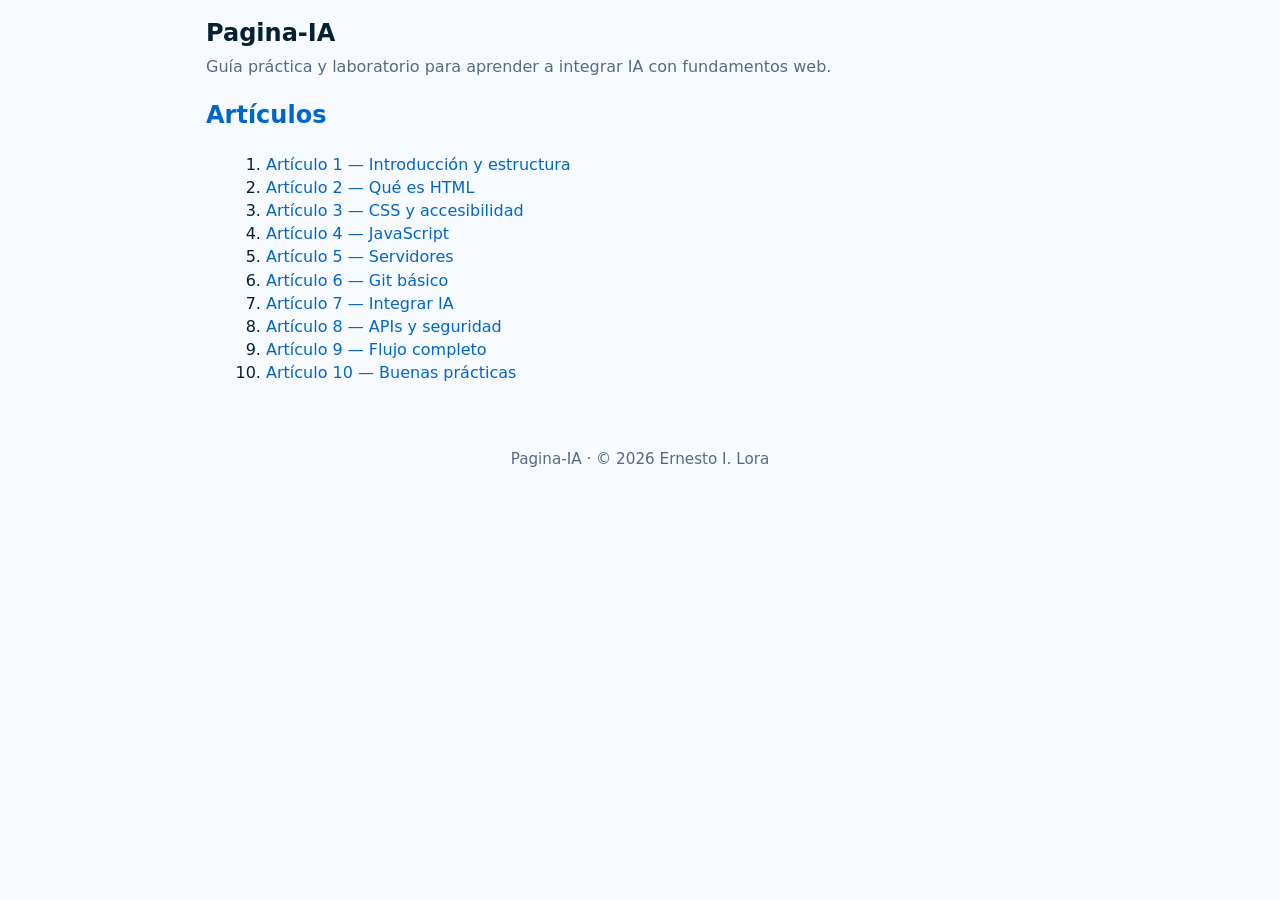
<file: index.html>
<!DOCTYPE html>
<html lang="es">
<head>
  <meta charset="utf-8">
  <meta name="viewport" content="width=device-width,initial-scale=1">
  <title>Pagina-IA</title>
  <link rel="stylesheet" href="css/estilo.css">
</head>
<body>
  <header class="site-header">
    <h1>Pagina-IA</h1>
    <p class="lead">Guía práctica y laboratorio para aprender a integrar IA con fundamentos web.</p>
  </header>

  <main class="container">
    <h2>Artículos</h2>
    <ol>
      <li><a href="articulos/articulo1.html">Artículo 1 — Introducción y estructura</a></li>
      <li><a href="articulos/articulo2.html">Artículo 2 — Qué es HTML</a></li>
      <li><a href="articulos/articulo3.html">Artículo 3 — CSS y accesibilidad</a></li>
      <li><a href="articulos/articulo4.html">Artículo 4 — JavaScript</a></li>
      <li><a href="articulos/articulo5.html">Artículo 5 — Servidores</a></li>
      <li><a href="articulos/articulo6.html">Artículo 6 — Git básico</a></li>
      <li><a href="articulos/articulo7.html">Artículo 7 — Integrar IA</a></li>
      <li><a href="articulos/articulo8.html">Artículo 8 — APIs y seguridad</a></li>
      <li><a href="articulos/articulo9.html">Artículo 9 — Flujo completo</a></li>
      <li><a href="articulos/articulo10.html">Artículo 10 — Buenas prácticas</a></li>
    </ol>
  </main>

  <footer class="site-footer">
    <p>Pagina-IA · © 2026 Ernesto I. Lora</p>
  </footer>
</body>
</html>
</file>
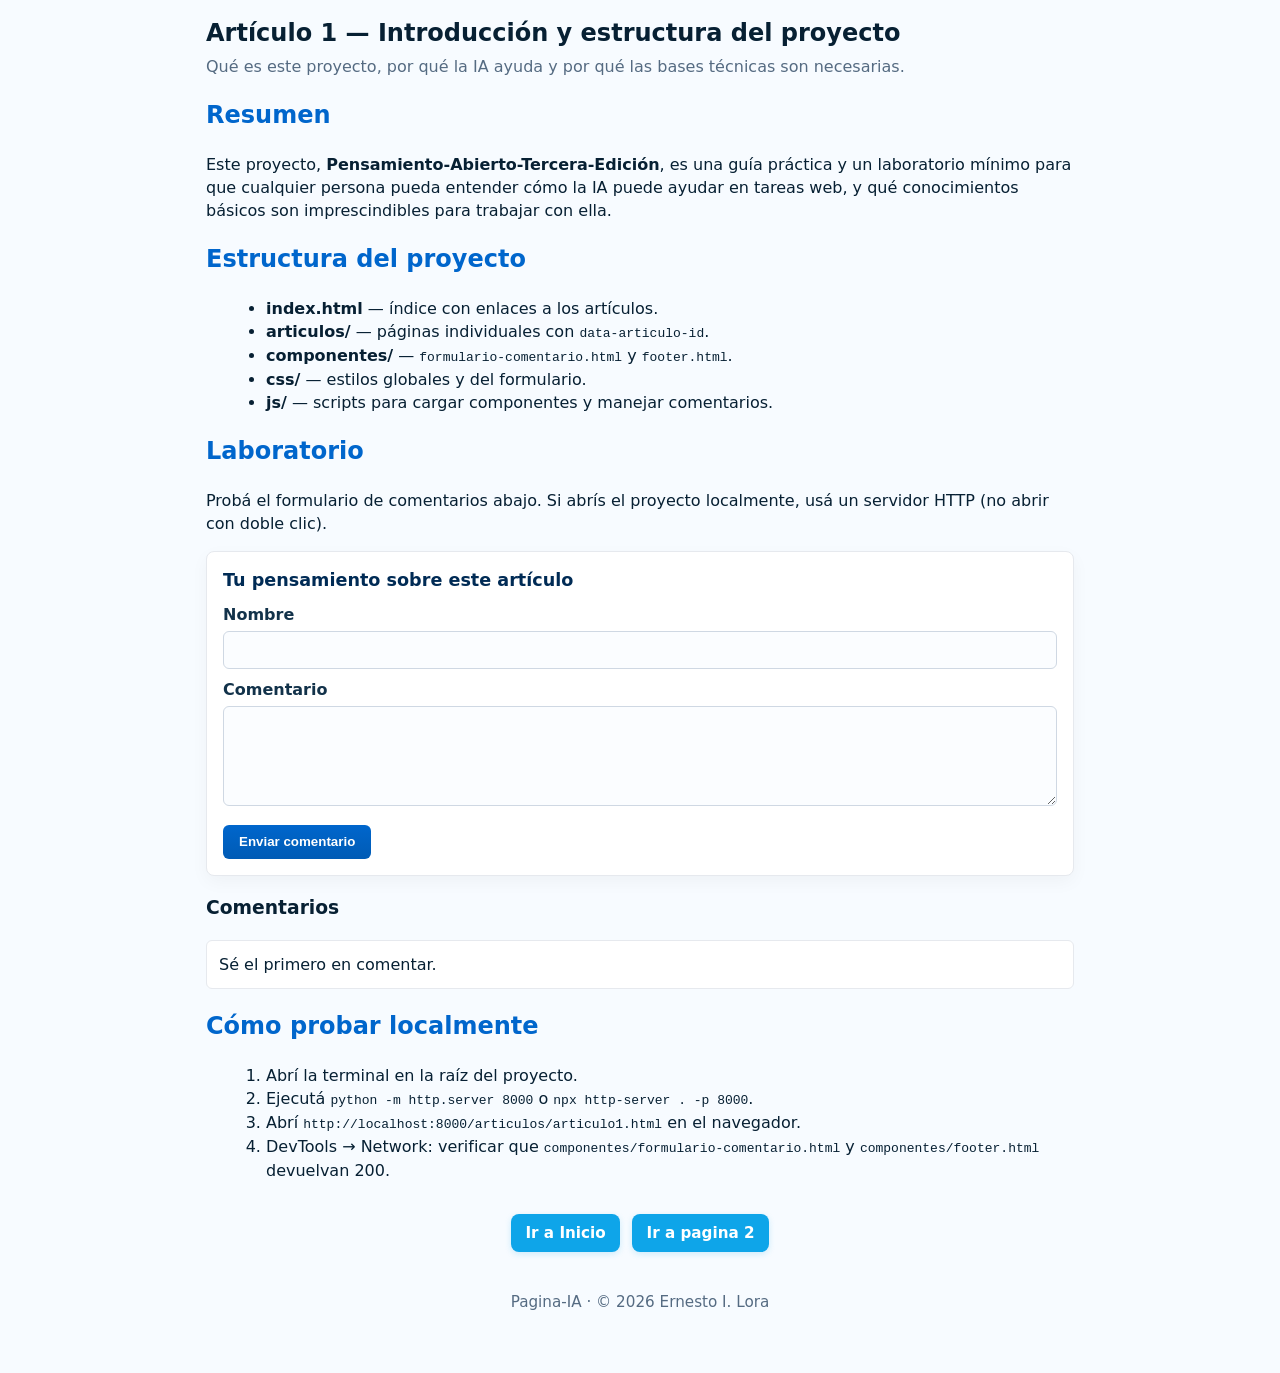
<file: articulos/articulo1.html>
<!DOCTYPE html>
<html lang="es">

<head>
  <meta charset="utf-8">
  <meta name="viewport" content="width=device-width,initial-scale=1">
  <title>Artículo 1 — Introducción y estructura.</title>
  <link rel="stylesheet" href="../css/estilo.css">
  <link rel="stylesheet" href="../css/formulario.css">
  <link rel="stylesheet" href="../css/footer.css">
  <link rel="stylesheet" href="../css/header-logo.css">
  <link rel="stylesheet" href="../css/nav.css">
</head>

<body data-articulo-id="articulo1">

  <header class="site-header">
    <h1>Artículo 1 — Introducción y estructura del proyecto</h1>
    <p class="lead">Qué es este proyecto, por qué la IA ayuda y por qué las bases técnicas son necesarias.</p>
  </header>

  <main class="container">
    <section>
      <h2>Resumen</h2>
      <p>Este proyecto, <strong>Pensamiento-Abierto-Tercera-Edición</strong>, es una guía práctica y un laboratorio
        mínimo para que cualquier persona pueda entender cómo la IA puede ayudar en tareas web, y qué conocimientos
        básicos son imprescindibles para trabajar con ella.</p>
    </section>

    <section>
      <h2>Estructura del proyecto</h2>
      <ul>
        <li><strong>index.html</strong> — índice con enlaces a los artículos.</li>
        <li><strong>articulos/</strong> — páginas individuales con <code>data-articulo-id</code>.</li>
        <li><strong>componentes/</strong> — <code>formulario-comentario.html</code> y <code>footer.html</code>.</li>
        <li><strong>css/</strong> — estilos globales y del formulario.</li>
        <li><strong>js/</strong> — scripts para cargar componentes y manejar comentarios.</li>
      </ul>
    </section>

    <section id="laboratorio">
      <h2>Laboratorio</h2>
      <p>Probá el formulario de comentarios abajo. Si abrís el proyecto localmente, usá un servidor HTTP (no abrir con
        doble clic).</p>

      <div id="bloque-formulario"></div>

      <section id="comentarios-publicados">
        <h3>Comentarios</h3>
        <ul id="lista-publicados"></ul>
      </section>
    </section>

    <section>
      <h2>Cómo probar localmente</h2>
      <ol>
        <li>Abrí la terminal en la raíz del proyecto.</li>
        <li>Ejecutá <code>python -m http.server 8000</code> o <code>npx http-server . -p 8000</code>.</li>
        <li>Abrí <code>http://localhost:8000/articulos/articulo1.html</code> en el navegador.</li>
        <li>DevTools → Network: verificar que <code>componentes/formulario-comentario.html</code> y
          <code>componentes/footer.html</code> devuelvan 200.</li>
      </ol>
    </section>
  </main>

  <nav>
    <a href="../index.html" class="btn">Ir a Inicio</a>
    <a href="articulo2.html" class="btn">ir a pagina 2</a>
  </nav>

  <div id="bloque-footer"></div>

  <script src="../js/script.js"></script>
  <script src="../js/comentario.js"></script>
</body>

</html>
</file>
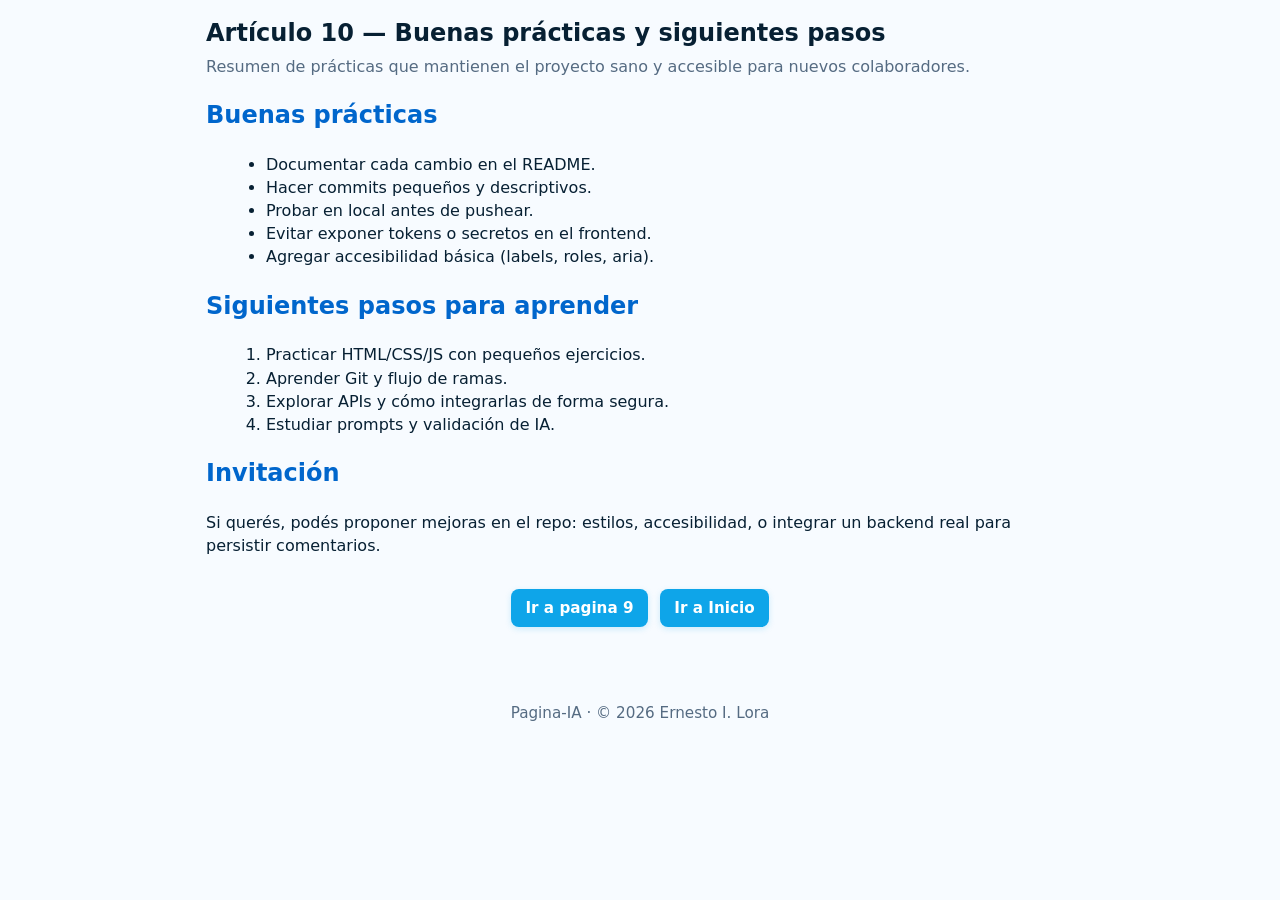
<file: articulos/articulo10.html>
<!DOCTYPE html>
<html lang="es">

<head>
  <meta charset="utf-8">
  <meta name="viewport" content="width=device-width,initial-scale=1">
  <title>Artículo 10 — Buenas prácticas y siguientes pasos</title>
  <link rel="stylesheet" href="../css/estilo.css">
  <link rel="stylesheet" href="../css/formulario.css">
  <link rel="icon" type="image/x-icon" href="/favicon.ico">
  <link rel="stylesheet" href="../css/nav.css"> 
</head>

<body data-articulo-id="articulo10">
  
  <header class="site-header">
    <h1>Artículo 10 — Buenas prácticas y siguientes pasos</h1>
    <p class="lead">Resumen de prácticas que mantienen el proyecto sano y accesible para nuevos colaboradores.</p>
  </header>

  <main class="container">
    <section>
      <h2>Buenas prácticas</h2>
      <ul>
        <li>Documentar cada cambio en el README.</li>
        <li>Hacer commits pequeños y descriptivos.</li>
        <li>Probar en local antes de pushear.</li>
        <li>Evitar exponer tokens o secretos en el frontend.</li>
        <li>Agregar accesibilidad básica (labels, roles, aria).</li>
      </ul>
    </section>

    <section>
      <h2>Siguientes pasos para aprender</h2>
      <ol>
        <li>Practicar HTML/CSS/JS con pequeños ejercicios.</li>
        <li>Aprender Git y flujo de ramas.</li>
        <li>Explorar APIs y cómo integrarlas de forma segura.</li>
        <li>Estudiar prompts y validación de IA.</li>
      </ol>
    </section>

    <section>
      <h2>Invitación</h2>
      <p>Si querés, podés proponer mejoras en el repo: estilos, accesibilidad, o integrar un backend real para persistir comentarios.</p>
    </section>
  </main>

  <nav>
    <a href="articulo9.html" class="btn">ir a pagina 9</a>
    <a href="../index.html" class="btn">Ir a Inicio</a>
  </nav>

  <div id="bloque-footer"></div>

  <script src="../js/script.js"></script>
  <script src="../js/comentario.js"></script>
</body>
</html>
</file>
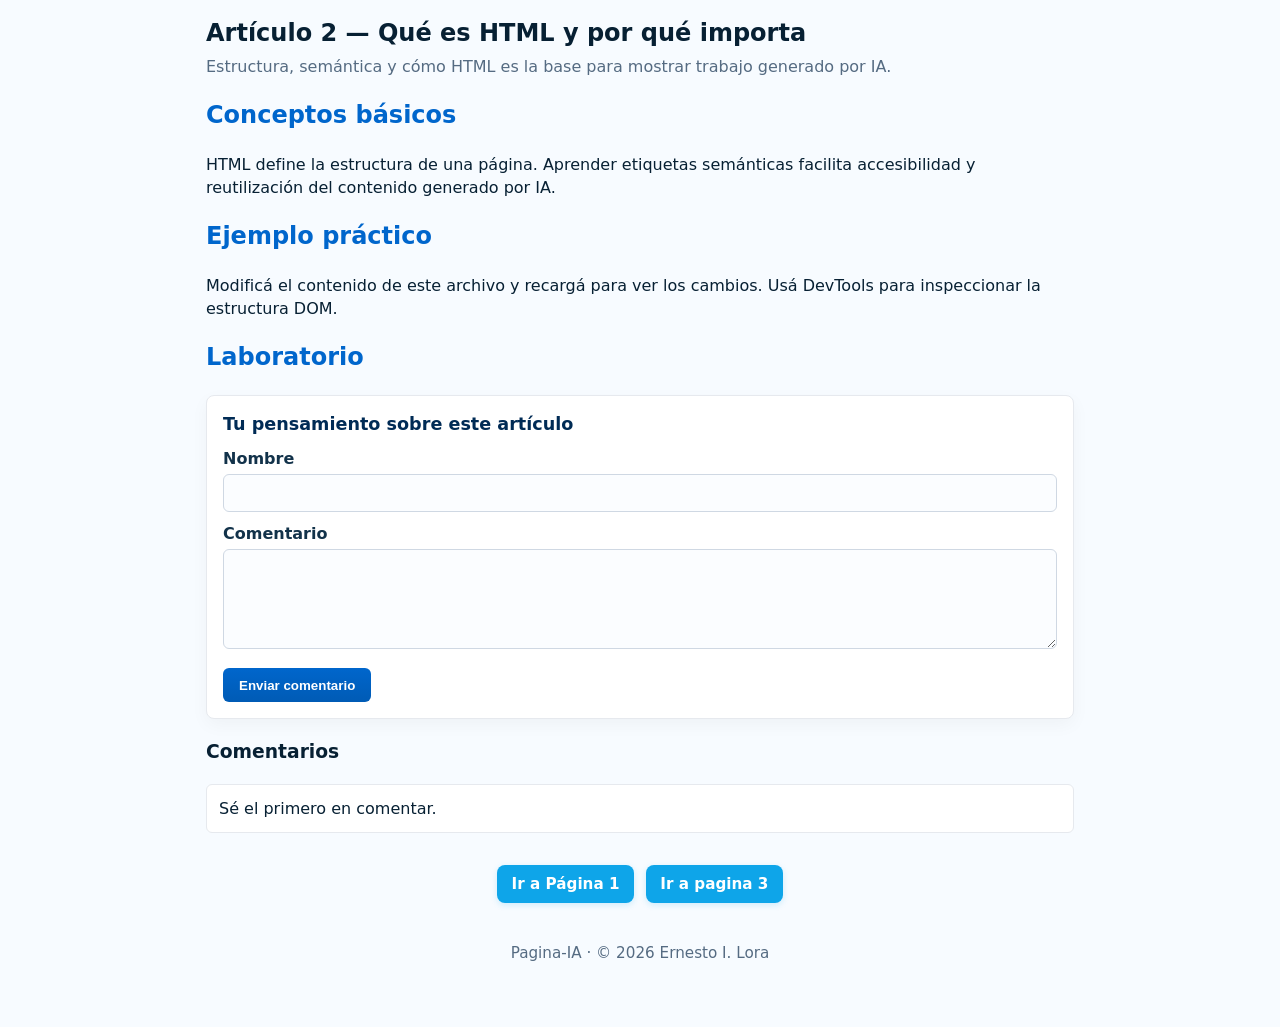
<file: articulos/articulo2.html>
<!DOCTYPE html>
<html lang="es">

<head>
  <meta charset="utf-8">
  <meta name="viewport" content="width=device-width,initial-scale=1">
  <title>Artículo 2 — Qué es HTML</title>
  <link rel="stylesheet" href="../css/estilo.css">
  <link rel="stylesheet" href="../css/formulario.css">
  <link rel="stylesheet" href="../css/footer.css">
  <link rel="stylesheet" href="../css/header-logo.css">
  <link rel="stylesheet" href="../css/nav.css">  
</head>

<body data-articulo-id="articulo2">
  
  <header class="site-header">
    <h1>Artículo 2 — Qué es HTML y por qué importa</h1>
    <p class="lead">Estructura, semántica y cómo HTML es la base para mostrar trabajo generado por IA.</p>
  </header>
    
  <main class="container">
    <section>
      <h2>Conceptos básicos</h2>
      <p>HTML define la estructura de una página. Aprender etiquetas semánticas facilita accesibilidad y reutilización del contenido generado por IA.</p>
    </section>

    <section id="ejemplo">
      <h2>Ejemplo práctico</h2>
      <p>Modificá el contenido de este archivo y recargá para ver los cambios. Usá DevTools para inspeccionar la estructura DOM.</p>
    </section>

    <section id="laboratorio">
      <h2>Laboratorio</h2>
      <div id="bloque-formulario"></div>
      <section id="comentarios-publicados">
        <h3>Comentarios</h3>
        <ul id="lista-publicados"></ul>
      </section>
    </section>
  </main>

    <nav>
       <a href="articulo1.html" class="btn">Ir a Página 1</a>  
       <a href="articulo3.html" class="btn">ir a pagina 3</a>
    </nav>
    
  <div id="bloque-footer"></div>

  <script src="../js/script.js"></script>
  <script src="../js/comentario.js"></script>
</body>
</html>
</file>
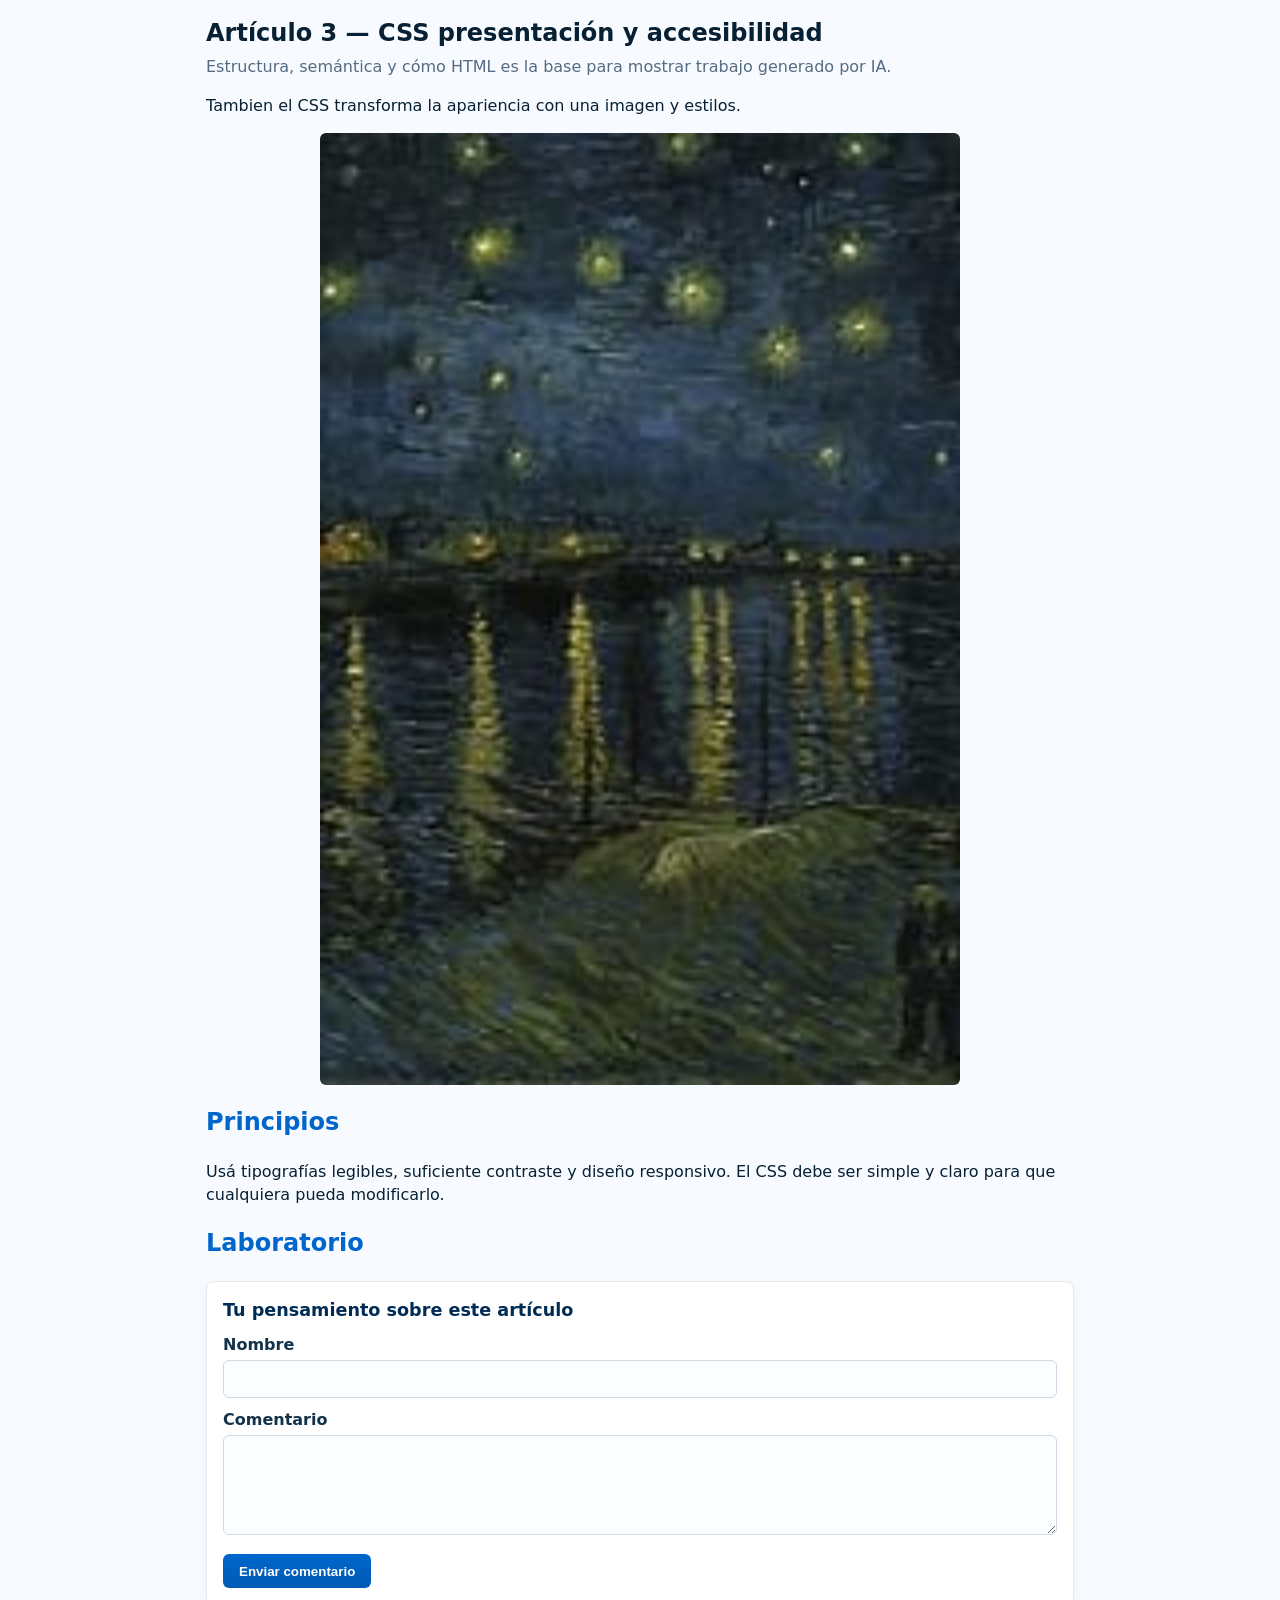
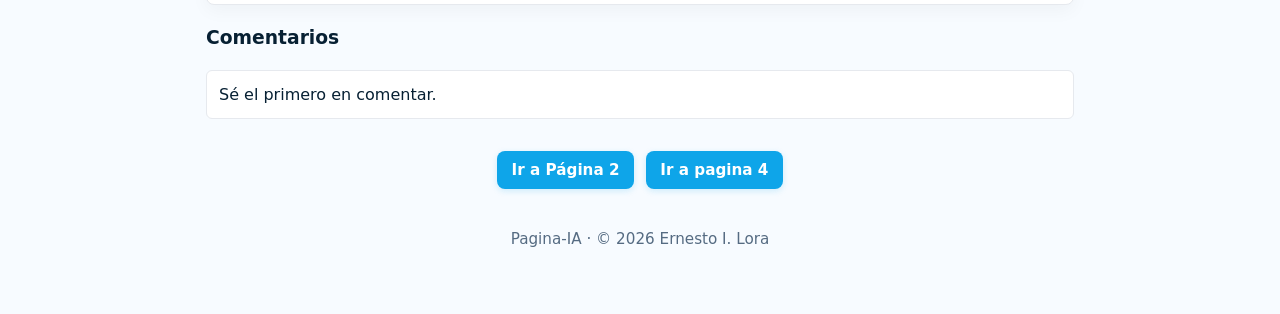
<file: articulos/articulo3.html>
<!doctype html>
<html lang="es">

<head>
  <meta charset="utf-8">
  <meta name="viewport" content="width=device-width,initial-scale=1">
  <title>Artículo 3 — CSS y accesibilidad</title>
  <link rel="stylesheet" href="../css/estilo.css">
  <link rel="stylesheet" href="../css/formulario.css">
  <link rel="stylesheet" href="../css/footer.css">
  <link rel="stylesheet" href="../css/header-logo.css">
  <link rel="stylesheet" href="../css/nav.css">  
</head>

<body data-articulo-id="articulo3">
  
  <header class="site-header">
    <h1>Artículo 3 — CSS presentación y accesibilidad</h1>
    <p class="lead">Estructura, semántica y cómo HTML es la base para mostrar trabajo generado por IA.</p>
    <p>Tambien el  CSS transforma la apariencia con una imagen y estilos.</p>
  </header>

    <div   class="header-logo">        
      <img src="../imagenes/rodano.png" alt="Logotipo Rodano"/>
    </div>   
        
     
  <main class="container">
    <section>
      <h2>Principios</h2>
      <p>Usá tipografías legibles, suficiente contraste y diseño responsivo. El CSS debe ser simple y claro para que cualquiera pueda modificarlo.</p>
    </section>

    <section id="laboratorio">
      <h2>Laboratorio</h2>
      <div id="bloque-formulario"></div>
      <section id="comentarios-publicados">
        <h3>Comentarios</h3>
        <ul id="lista-publicados"></ul>
      </section>
    </section>
  </main>

   <nav>
       <a href="articulo2.html" class="btn">Ir a Página 2</a>  
       <a href="articulo4.html" class="btn">ir a pagina 4</a>
    </nav>

  <div id="bloque-footer"></div>

  <script src="../js/script.js"></script>
  <script src="../js/comentario.js"></script>
</body>
</html>
</file>
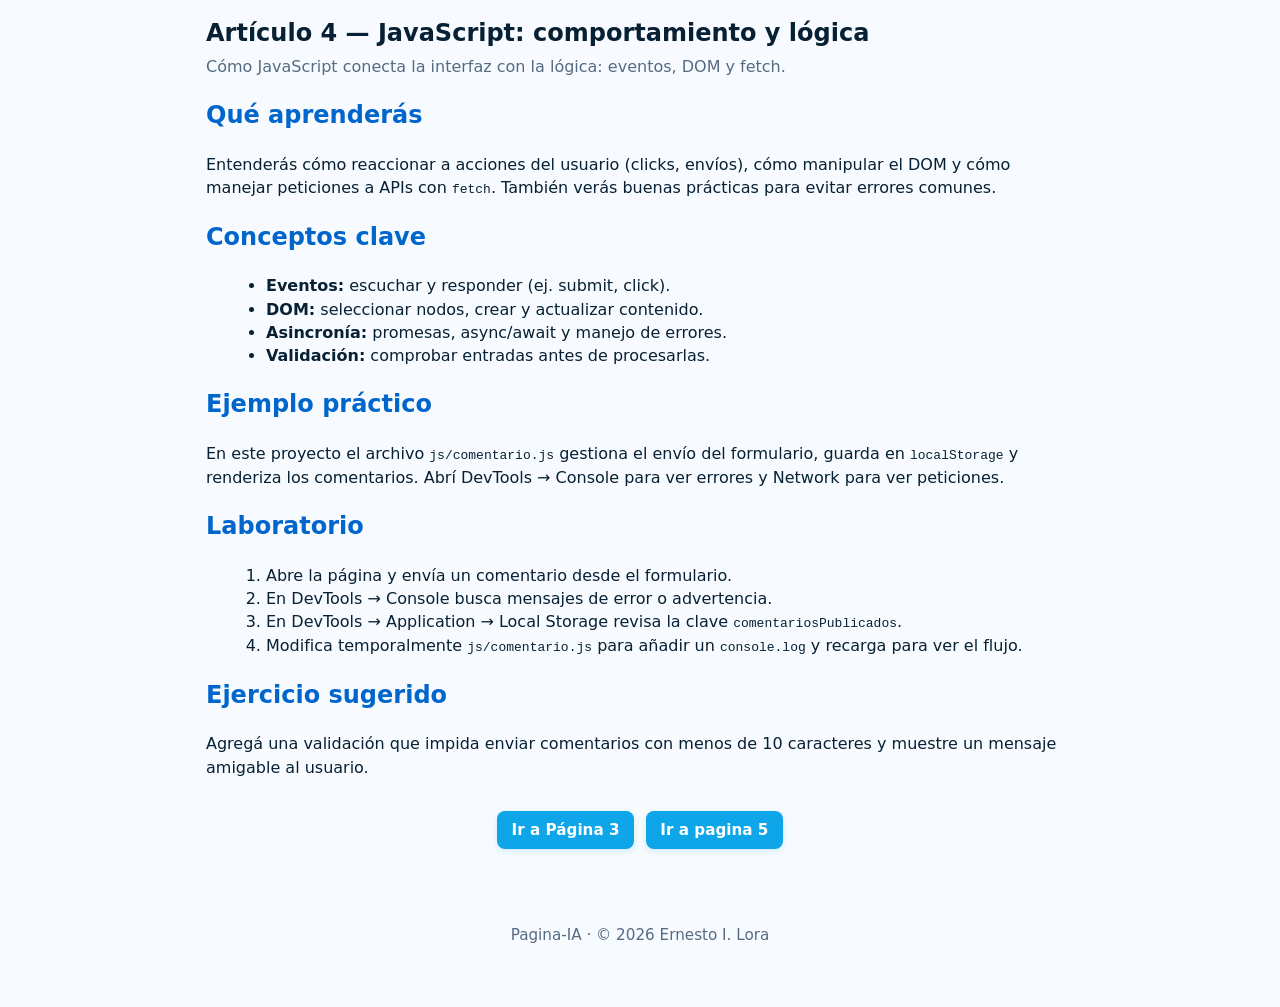
<file: articulos/articulo4.html>
<!DOCTYPE html>
<html lang="es">

<head>
  <meta charset="utf-8">
  <meta name="viewport" content="width=device-width,initial-scale=1">
  <title>Artículo 4 — JavaScript: comportamiento y lógica</title>
  <link rel="stylesheet" href="../css/estilo.css">
  <link rel="stylesheet" href="../css/formulario.css">
  <link rel="stylesheet" href="../css/nav.css">  
</head>

<body data-articulo-id="articulo4">

  <header class="site-header">
    <h1>Artículo 4 — JavaScript: comportamiento y lógica</h1>
    <p class="lead">Cómo JavaScript conecta la interfaz con la lógica: eventos, DOM y fetch.</p>
  </header>

  <main class="container">
    <section>
      <h2>Qué aprenderás</h2>
      <p>Entenderás cómo reaccionar a acciones del usuario (clicks, envíos), cómo manipular el DOM y cómo manejar peticiones a APIs con <code>fetch</code>. También verás buenas prácticas para evitar errores comunes.</p>
    </section>

    <section>
      <h2>Conceptos clave</h2>
      <ul>
        <li><strong>Eventos:</strong> escuchar y responder (ej. submit, click).</li>
        <li><strong>DOM:</strong> seleccionar nodos, crear y actualizar contenido.</li>
        <li><strong>Asincronía:</strong> promesas, async/await y manejo de errores.</li>
        <li><strong>Validación:</strong> comprobar entradas antes de procesarlas.</li>
      </ul>
    </section>

    <section id="ejemplo">
      <h2>Ejemplo práctico</h2>
      <p>En este proyecto el archivo <code>js/comentario.js</code> gestiona el envío del formulario, guarda en <code>localStorage</code> y renderiza los comentarios. Abrí DevTools → Console para ver errores y Network para ver peticiones.</p>
    </section>

    <section id="laboratorio">
      <h2>Laboratorio</h2>
      <ol>
        <li>Abre la página y envía un comentario desde el formulario.</li>
        <li>En DevTools → Console busca mensajes de error o advertencia.</li>
        <li>En DevTools → Application → Local Storage revisa la clave <code>comentariosPublicados</code>.</li>
        <li>Modifica temporalmente <code>js/comentario.js</code> para añadir un <code>console.log</code> y recarga para ver el flujo.</li>
      </ol>
    </section>

    <section>
      <h2>Ejercicio sugerido</h2>
      <p>Agregá una validación que impida enviar comentarios con menos de 10 caracteres y muestre un mensaje amigable al usuario.</p>
    </section>
  </main>

  <nav>
    <a href="articulo3.html" class="btn">Ir a Página 3</a>  
    <a href="articulo5.html" class="btn">ir a pagina 5</a>
  </nav>

  <div id="bloque-footer"></div>

  <script src="../js/script.js"></script>
  <script src="../js/comentario.js"></script>
</body>
</html>
</file>
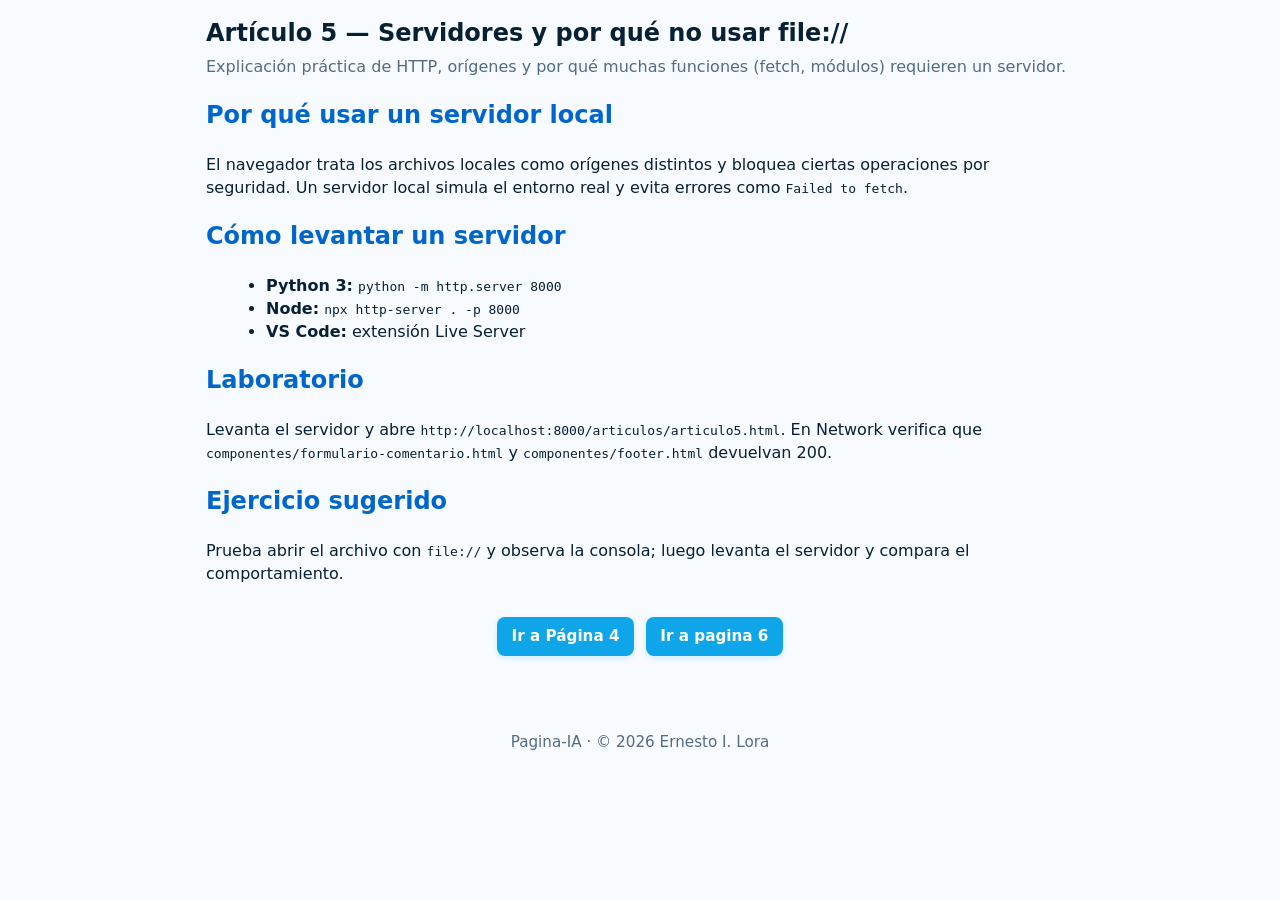
<file: articulos/articulo5.html>
<!DOCTYPE html>
<html lang="es">

<head>
  <meta charset="utf-8">
  <meta name="viewport" content="width=device-width,initial-scale=1">
  <title>Artículo 5 — Servidores y por qué no usar file://</title>
  <link rel="stylesheet" href="../css/estilo.css">
  <link rel="stylesheet" href="../css/formulario.css">
  <link rel="stylesheet" href="../css/nav.css">  
</head>

<body data-articulo-id="articulo5">

  <header class="site-header">
    <h1>Artículo 5 — Servidores y por qué no usar file://</h1>
    <p class="lead">Explicación práctica de HTTP, orígenes y por qué muchas funciones (fetch, módulos) requieren un servidor.</p>
  </header>

  <main class="container">
    <section>
      <h2>Por qué usar un servidor local</h2>
      <p>El navegador trata los archivos locales como orígenes distintos y bloquea ciertas operaciones por seguridad. Un servidor local simula el entorno real y evita errores como <code>Failed to fetch</code>.</p>
    </section>

    <section>
      <h2>Cómo levantar un servidor</h2>
      <ul>
        <li><strong>Python 3:</strong> <code>python -m http.server 8000</code></li>
        <li><strong>Node:</strong> <code>npx http-server . -p 8000</code></li>
        <li><strong>VS Code:</strong> extensión Live Server</li>
      </ul>
    </section>

    <section id="laboratorio">
      <h2>Laboratorio</h2>
      <p>Levanta el servidor y abre <code>http://localhost:8000/articulos/articulo5.html</code>. En Network verifica que <code>componentes/formulario-comentario.html</code> y <code>componentes/footer.html</code> devuelvan 200.</p>
    </section>

    <section>
      <h2>Ejercicio sugerido</h2>
      <p>Prueba abrir el archivo con <code>file://</code> y observa la consola; luego levanta el servidor y compara el comportamiento.</p>
    </section>
  </main>

  <nav>
    <a href="articulo4.html" class="btn">Ir a Página 4</a>  
    <a href="articulo6.html" class="btn">ir a pagina 6</a>
  </nav>

  <div id="bloque-footer"></div>

  <script src="../js/script.js"></script>
  <script src="../js/comentario.js"></script>
</body>
</html>
</file>
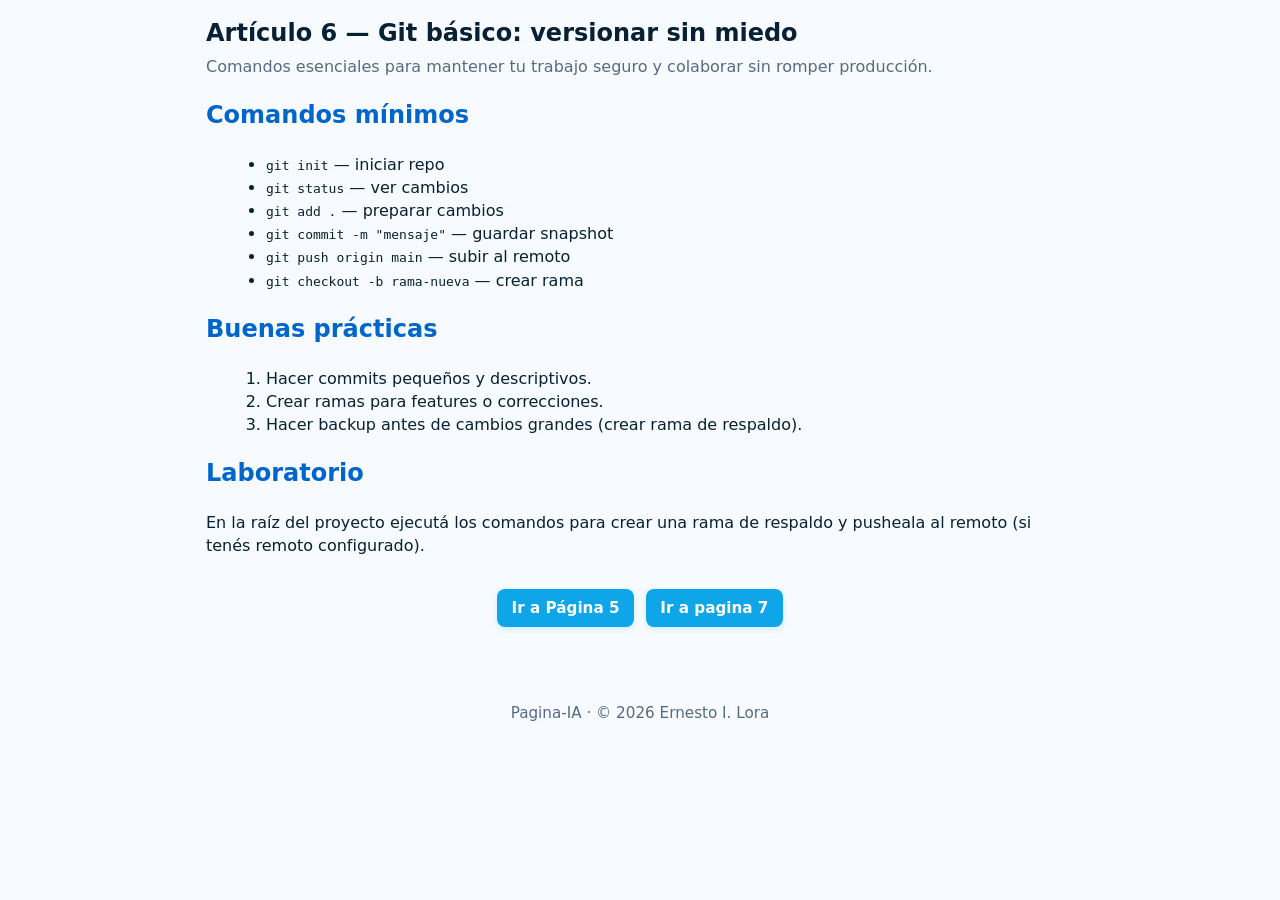
<file: articulos/articulo6.html>
<!DOCTYPE html>
<html lang="es">

<head>
  <meta charset="utf-8">
  <meta name="viewport" content="width=device-width,initial-scale=1">
  <title>Artículo 6 — Git básico: versionar sin miedo</title>
  <link rel="stylesheet" href="../css/estilo.css">
  <link rel="stylesheet" href="../css/formulario.css">
  <link rel="stylesheet" href="../css/nav.css">  
</head>

<body data-articulo-id="articulo6">

  <header class="site-header">
    <h1>Artículo 6 — Git básico: versionar sin miedo</h1>
    <p class="lead">Comandos esenciales para mantener tu trabajo seguro y colaborar sin romper producción.</p>
  </header>

  <main class="container">
    <section>
      <h2>Comandos mínimos</h2>
      <ul>
        <li><code>git init</code> — iniciar repo</li>
        <li><code>git status</code> — ver cambios</li>
        <li><code>git add .</code> — preparar cambios</li>
        <li><code>git commit -m "mensaje"</code> — guardar snapshot</li>
        <li><code>git push origin main</code> — subir al remoto</li>
        <li><code>git checkout -b rama-nueva</code> — crear rama</li>
      </ul>
    </section>

    <section>
      <h2>Buenas prácticas</h2>
      <ol>
        <li>Hacer commits pequeños y descriptivos.</li>
        <li>Crear ramas para features o correcciones.</li>
        <li>Hacer backup antes de cambios grandes (crear rama de respaldo).</li>
      </ol>
    </section>

    <section id="laboratorio">
      <h2>Laboratorio</h2>
      <p>En la raíz del proyecto ejecutá los comandos para crear una rama de respaldo y pusheala al remoto (si tenés remoto configurado).</p>
    </section>
  </main>

  <nav>
    <a href="articulo5.html" class="btn">Ir a Página 5</a>  
    <a href="articulo7.html" class="btn">ir a pagina 7</a>
  </nav>

  <div id="bloque-footer"></div>

  <script src="../js/script.js"></script>
  <script src="../js/comentario.js"></script>
</body>
</html>
</file>
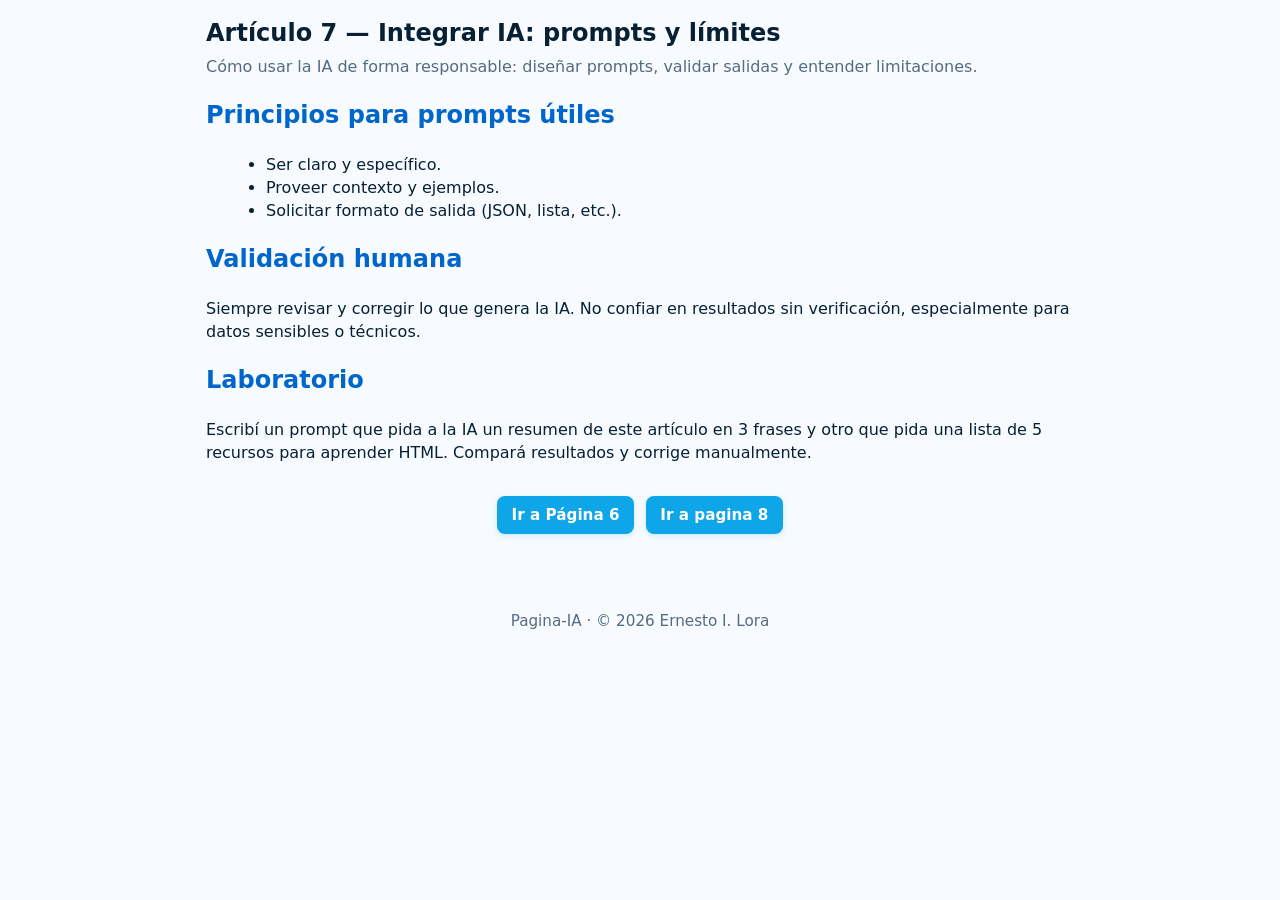
<file: articulos/articulo7.html>
<!DOCTYPE html>
<html lang="es">

<head>
  <meta charset="utf-8">
  <meta name="viewport" content="width=device-width,initial-scale=1">
  <title>Artículo 7 — Integrar IA: prompts y límites</title>
  <link rel="stylesheet" href="../css/estilo.css">
  <link rel="stylesheet" href="../css/formulario.css">
  <link rel="stylesheet" href="../css/nav.css"> 
</head>

<body data-articulo-id="articulo7">

  <header class="site-header">
    <h1>Artículo 7 — Integrar IA: prompts y límites</h1>
    <p class="lead">Cómo usar la IA de forma responsable: diseñar prompts, validar salidas y entender limitaciones.</p>
  </header>

  <main class="container">
    <section>
      <h2>Principios para prompts útiles</h2>
      <ul>
        <li>Ser claro y específico.</li>
        <li>Proveer contexto y ejemplos.</li>
        <li>Solicitar formato de salida (JSON, lista, etc.).</li>
      </ul>
    </section>

    <section>
      <h2>Validación humana</h2>
      <p>Siempre revisar y corregir lo que genera la IA. No confiar en resultados sin verificación, especialmente para datos sensibles o técnicos.</p>
    </section>

    <section id="laboratorio">
      <h2>Laboratorio</h2>
      <p>Escribí un prompt que pida a la IA un resumen de este artículo en 3 frases y otro que pida una lista de 5 recursos para aprender HTML. Compará resultados y corrige manualmente.</p>
    </section>
  </main>

  <nav>
    <a href="articulo6.html" class="btn">Ir a Página 6</a>  
    <a href="articulo8.html" class="btn">ir a pagina 8</a>
  </nav>

  <div id="bloque-footer"></div>

  <script src="../js/script.js"></script>
  <script src="../js/comentario.js"></script>
</body>
</html>
</file>
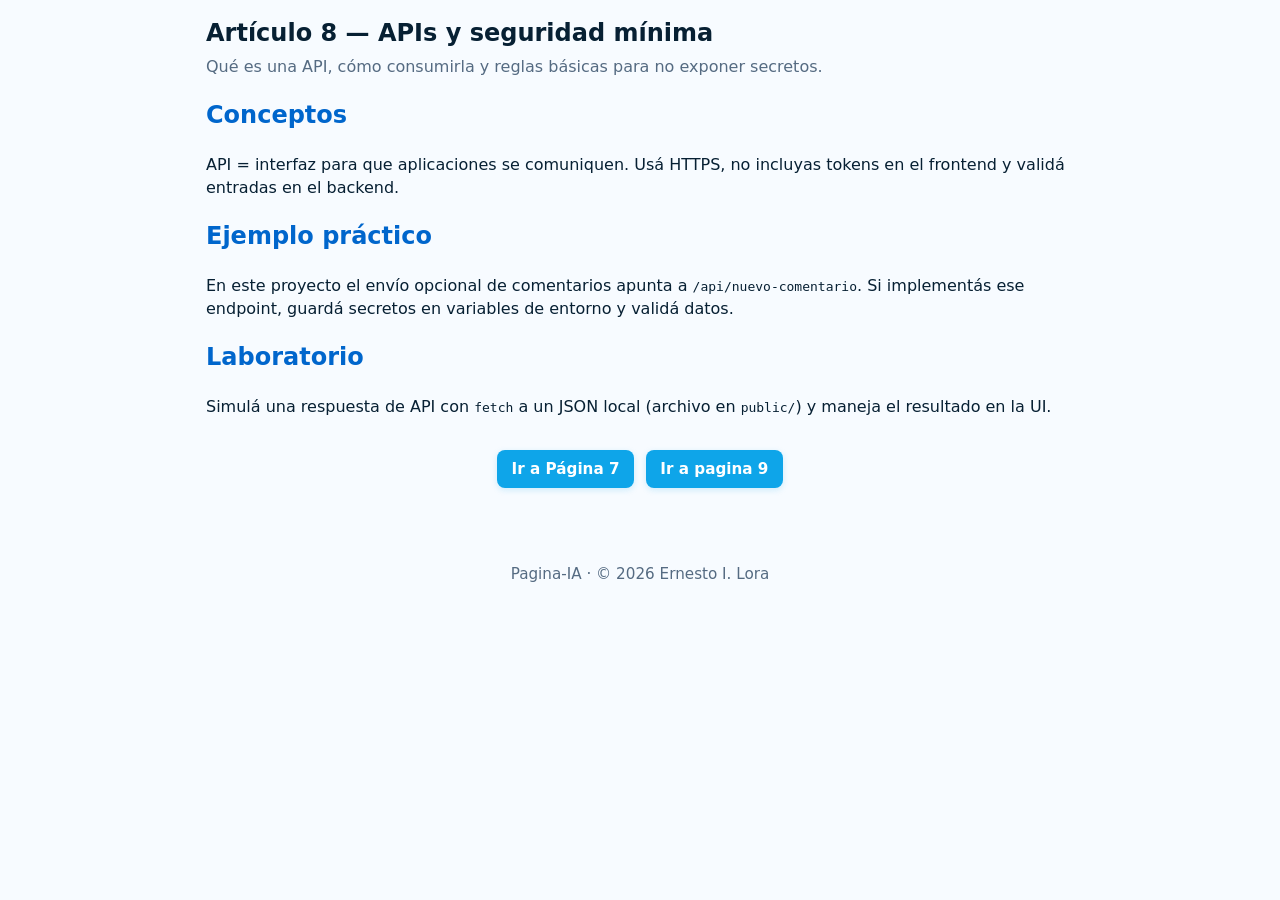
<file: articulos/articulo8.html>
<!DOCTYPE html>
<html lang="es">

<head>
  <meta charset="utf-8">
  <meta name="viewport" content="width=device-width,initial-scale=1">
  <title>Artículo 8 — APIs y seguridad mínima</title>
  <link rel="stylesheet" href="../css/estilo.css">
  <link rel="stylesheet" href="../css/formulario.css">
  <link rel="stylesheet" href="../css/nav.css"> 
</head>

<body data-articulo-id="articulo8">

  <header class="site-header">
    <h1>Artículo 8 — APIs y seguridad mínima</h1>
    <p class="lead">Qué es una API, cómo consumirla y reglas básicas para no exponer secretos.</p>
  </header>

  <main class="container">
    <section>
      <h2>Conceptos</h2>
      <p>API = interfaz para que aplicaciones se comuniquen. Usá HTTPS, no incluyas tokens en el frontend y validá entradas en el backend.</p>
    </section>

    <section>
      <h2>Ejemplo práctico</h2>
      <p>En este proyecto el envío opcional de comentarios apunta a <code>/api/nuevo-comentario</code>. Si implementás ese endpoint, guardá secretos en variables de entorno y validá datos.</p>
    </section>

    <section id="laboratorio">
      <h2>Laboratorio</h2>
      <p>Simulá una respuesta de API con <code>fetch</code> a un JSON local (archivo en <code>public/</code>) y maneja el resultado en la UI.</p>
    </section>
  </main>

  <nav>
    <a href="articulo7.html" class="btn">Ir a Página 7</a>  
    <a href="articulo9.html" class="btn">ir a pagina 9</a>
  </nav>

  <div id="bloque-footer"></div>

  <script src="../js/script.js"></script>
  <script src="../js/comentario.js"></script>
</body>
</html>
</file>
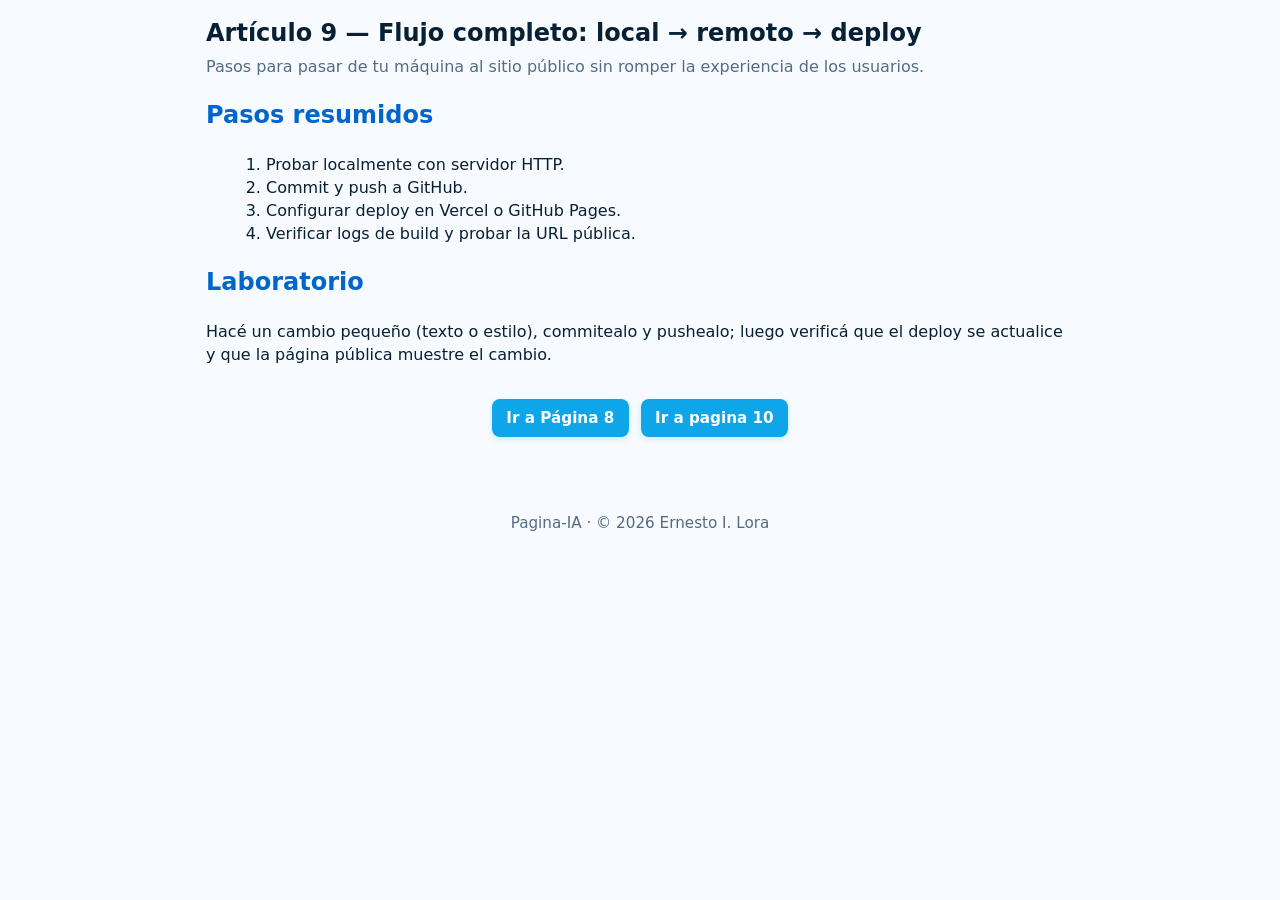
<file: articulos/articulo9.html>
<!DOCTYPE html>
<html lang="es">

<head>
  <meta charset="utf-8">
  <meta name="viewport" content="width=device-width,initial-scale=1">
  <title>Artículo 9 — Flujo completo: local → remoto → deploy</title>
  <link rel="stylesheet" href="../css/estilo.css">
  <link rel="stylesheet" href="../css/formulario.css">
  <link rel="stylesheet" href="../css/nav.css">  
</head>

<body data-articulo-id="articulo9">

  <header class="site-header">
    <h1>Artículo 9 — Flujo completo: local → remoto → deploy</h1>
    <p class="lead">Pasos para pasar de tu máquina al sitio público sin romper la experiencia de los usuarios.</p>
  </header>

  <main class="container">
    <section>
      <h2>Pasos resumidos</h2>
      <ol>
        <li>Probar localmente con servidor HTTP.</li>
        <li>Commit y push a GitHub.</li>
        <li>Configurar deploy en Vercel o GitHub Pages.</li>
        <li>Verificar logs de build y probar la URL pública.</li>
      </ol>
    </section>

    <section id="laboratorio">
      <h2>Laboratorio</h2>
      <p>Hacé un cambio pequeño (texto o estilo), commitealo y pushealo; luego verificá que el deploy se actualice y que la página pública muestre el cambio.</p>
    </section>
  </main>

  <nav>
       <a href="articulo8.html" class="btn">Ir a Página 8</a>  
       <a href="articulo10.html" class="btn">ir a pagina 10</a>
    </nav>

  <div id="bloque-footer"></div>

  <script src="../js/script.js"></script>
  <script src="../js/comentario.js"></script>
</body>
</html>
</file>
<file: css/estilo.css>
/* css/estilo.css */
:root{
  --bg:#f7fbff;
  --card:#ffffff;
  --text:#072033;
  --muted:#556b82;
  --accent:#0066cc;
}

*{box-sizing:border-box}
body{
  margin:0;
  font-family:system-ui, -apple-system, "Segoe UI", Roboto, "Helvetica Neue", Arial;
  background:var(--bg);
  color:var(--text);
  line-height:1.45;
}

.container{max-width:900px;margin:1.25rem auto;padding:0 1rem}
.site-header{max-width:900px;margin:1rem auto;padding:0 1rem}
.site-header h1{margin:0 0 .25rem 0;font-size:1.5rem}
.lead{color:var(--muted);margin:0 0 1rem 0}

h2{color:var(--accent);margin-top:1.25rem}
ul,ol{margin-left:1.25rem}

.site-footer{max-width:900px;margin:2rem auto;padding:1rem;color:var(--muted);font-size:0.95rem;text-align:center}
a{color:var(--accent);text-decoration:none}
a:hover{text-decoration:underline}

/* Comentarios list */
#lista-publicados{list-style:none;padding:0;margin:0}
#lista-publicados li{background:var(--card);border:1px solid #e6e9ee;padding:0.75rem;border-radius:6px;margin-bottom:0.6rem}
.comentario-meta{font-size:0.95rem;color:var(--muted)}
</file>
<file: css/formulario.css>
/* css/formulario.css */
.formulario-testimonial{
  background: #fff;
  border: 1px solid #e6e9ee;
  border-radius:8px;
  padding:1rem;
  margin:1rem 0;
  box-shadow:0 6px 18px rgba(3,19,34,0.04);
}

.formulario-testimonial h2{margin:0 0 .5rem 0;font-size:1.1rem;color:#002b55}
.formulario-testimonial label{display:block;margin:.6rem 0 .25rem 0;font-weight:600;color:#12324a}
.formulario-testimonial input[type="text"],
.formulario-testimonial textarea{
  width:100%;padding:.6rem .75rem;border:1px solid #cfd8e3;border-radius:6px;background:#fbfdff;color:#072033;font-size:.95rem;
}
.formulario-testimonial textarea{min-height:100px;resize:vertical}
.formulario-testimonial button{
  margin-top:.8rem;padding:.6rem 1rem;background:linear-gradient(180deg,#0066cc 0%,#005bb5 100%);color:#fff;border:none;border-radius:6px;font-weight:700;cursor:pointer;
}
.formulario-testimonial button:hover{transform:translateY(-1px)}
@media (max-width:520px){
  .formulario-testimonial{padding:.8rem}
}
</file>
<file: css/footer.css>
.site-footer {
    margin-top: -20px;
}
</file>
<file: css/header-logo.css>
.header-logo {
  display: flex;
  justify-content: center;
  align-items: center;
}

.header-logo img {
  width: 50%;
  height: auto;
  border-radius: 6px;
}

@media (max-width: 640px) {
  .header-logo img {
    width: 80%;
  }
}
</file>
<file: css/nav.css>
/* css/nav.css */

/* Contenedor nav básico */
nav{
  display: flex;
  justify-content: center;
  gap: 0.75rem;
  padding: 0.75rem 1rem;
  margin: 0.5rem 0 1rem;
  box-sizing: border-box;
}

/* Botones/enlaces */
nav .btn{
  display: inline-block;
  padding: 0.5rem 0.9rem;
  background: #0ea5e9;
  color: #fff;
  text-decoration: none;
  border-radius: 8px;
  font-weight: 600;
  font-size: 0.95rem;
  box-shadow: 0 2px 6px rgba(14,165,233,0.18);
  transition: transform 120ms ease, box-shadow 120ms ease, background-color 120ms ease;
}

/* Hover y foco */
nav .btn:hover{
  transform: translateY(-2px);
  box-shadow: 0 6px 18px rgba(14,165,233,0.18);
}
nav .btn:active{
  transform: translateY(0);
}
nav .btn:focus-visible{
  outline: 3px solid rgba(14,165,233,0.22);
  outline-offset: 3px;
  border-radius: 8px;
}

/* Texto de los botones consistente */
nav .btn:first-letter{
  text-transform: uppercase;
}

/* Responsive: apilar en móviles */
@media (max-width: 640px){
  nav{
    flex-direction: column;
    gap: 0.5rem;
    align-items: center;
  }
  nav .btn{
    width: 100%;
    max-width: 320px;
    text-align: center;
  }
}

/* Modo oscuro */
@media (prefers-color-scheme: dark){
  nav .btn{
    background: #06b6d4;
    box-shadow: 0 2px 8px rgba(0,0,0,0.5);
    color: #071022;
  }
}
</file>
